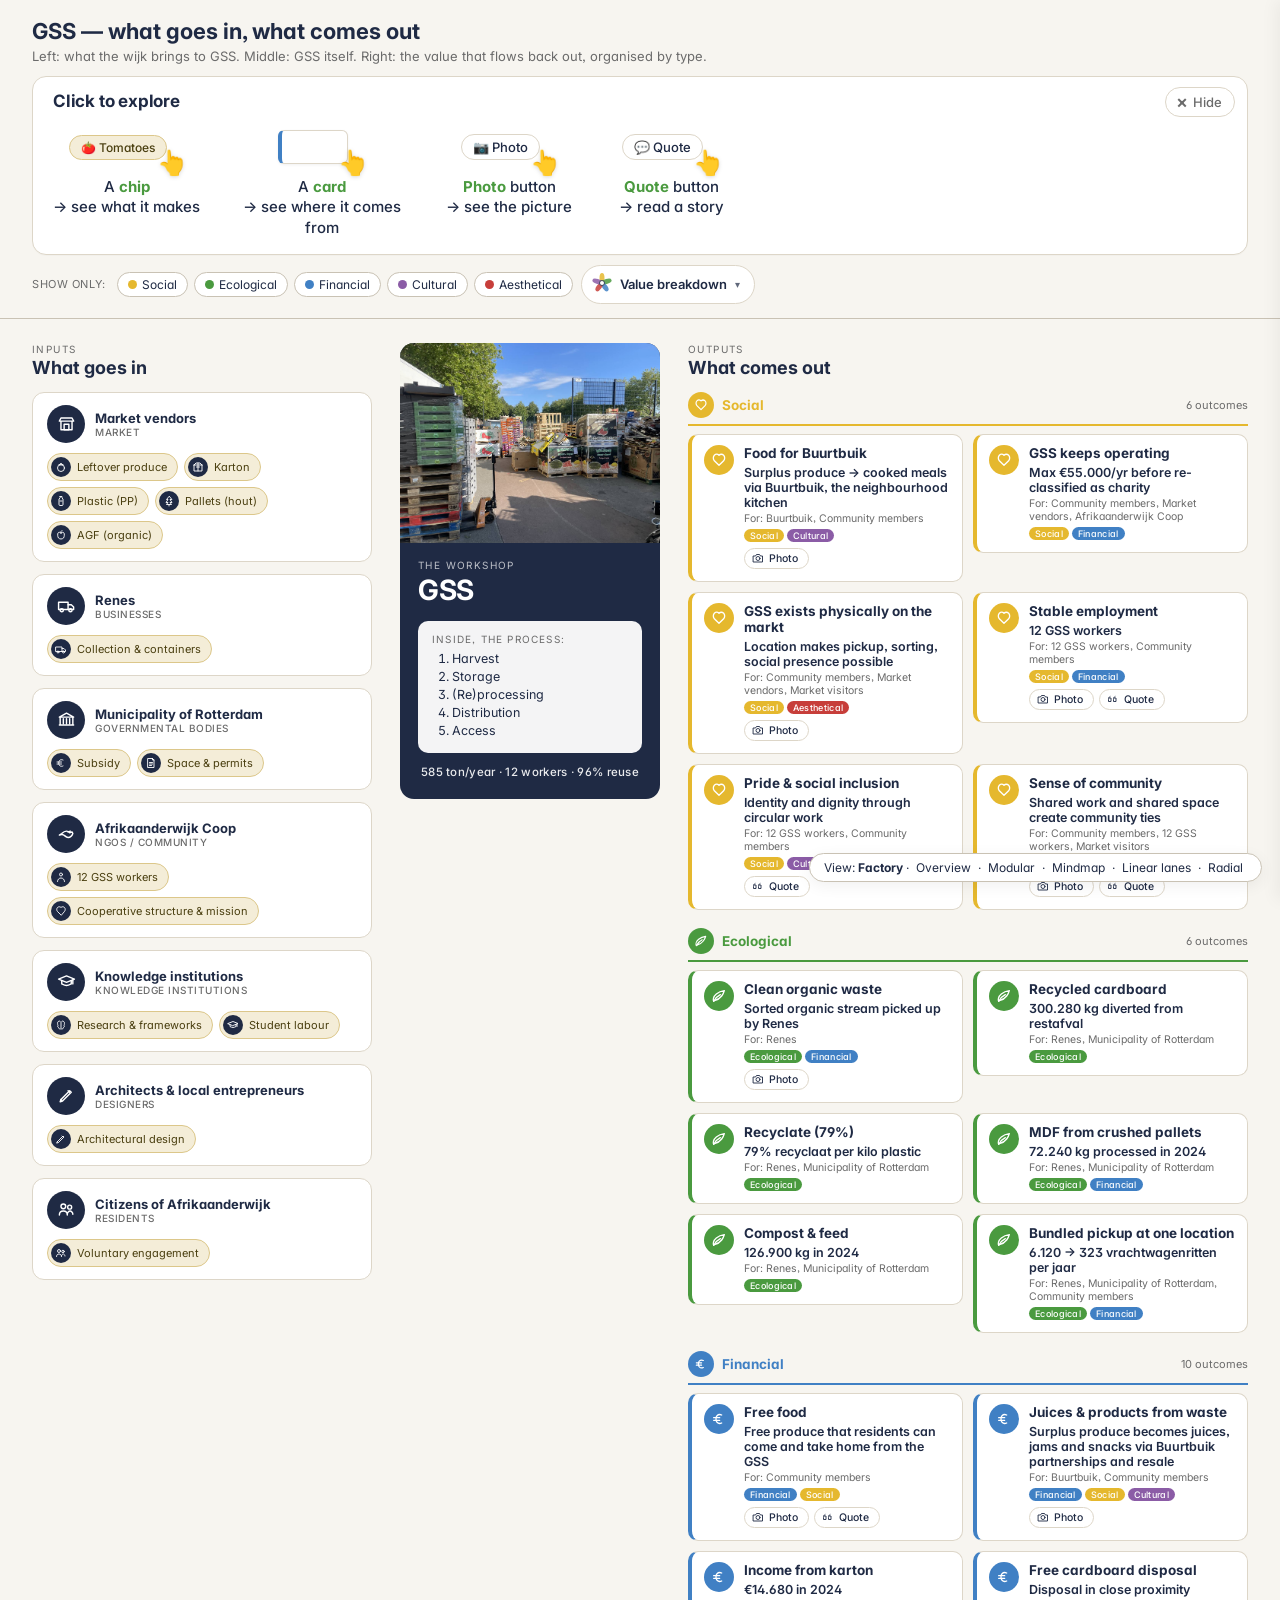
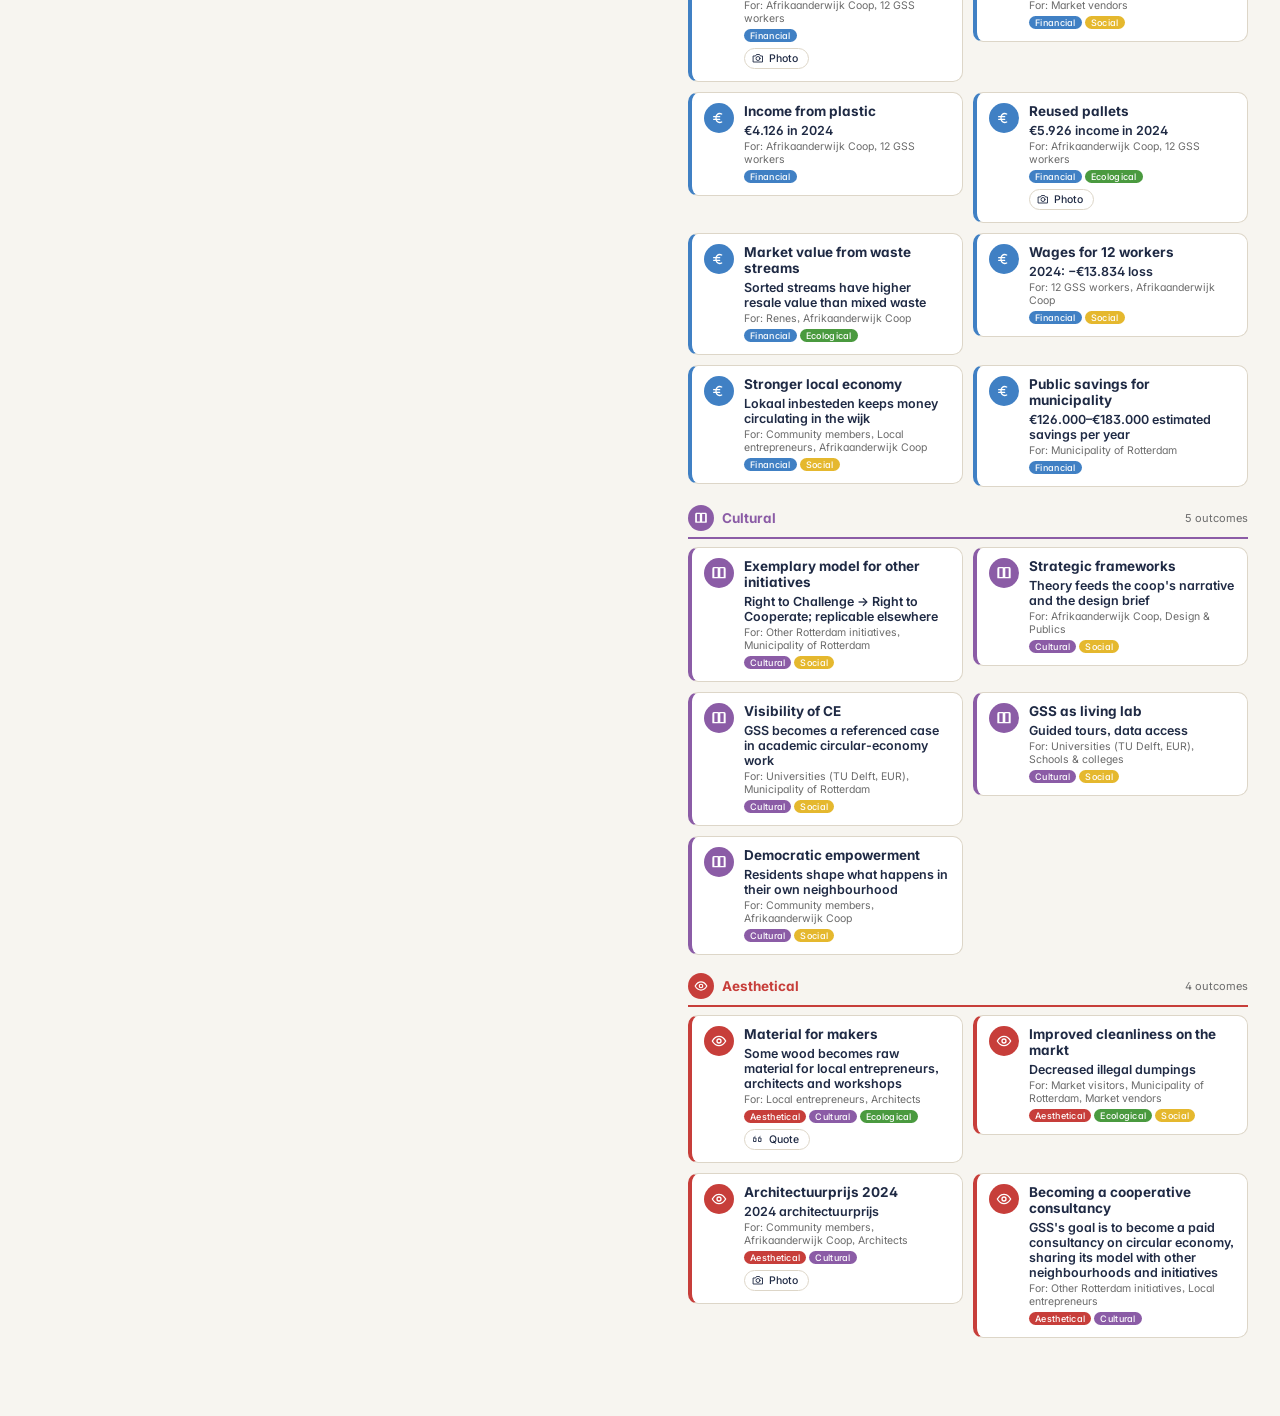
<file: factory/index.html>
<!doctype html>
<html lang="en">
<head>
  <meta charset="utf-8">
  <title>GSS Value Flow — Factory</title>
  <meta name="viewport" content="width=device-width,initial-scale=1">
  <link rel="preconnect" href="https://fonts.googleapis.com">
  <link rel="preconnect" href="https://fonts.gstatic.com" crossorigin>
  <link rel="stylesheet" href="https://fonts.googleapis.com/css2?family=Inter:wght@400;500;600;700&display=swap">
  <link rel="stylesheet" href="styles.css">
</head>
<body>

<header class="page">
  <h1>GSS — what goes in, what comes out</h1>
  <p class="subtitle">Left: what the wijk brings to GSS. Middle: GSS itself. Right: the value that flows back out, organised by type.</p>

  <div class="how-to">
    <div class="how-to-title">Click to explore</div>
    <div class="how-to-grid">
      <div class="ht-step">
        <div class="ht-visual">
          <span class="ht-chip-demo">🍅 Tomatoes</span>
          <span class="ht-finger">👆</span>
        </div>
        <div class="ht-text">A <strong>chip</strong><br>→ see what it makes</div>
      </div>
      <div class="ht-step">
        <div class="ht-visual">
          <span class="ht-card-demo"></span>
          <span class="ht-finger">👆</span>
        </div>
        <div class="ht-text">A <strong>card</strong><br>→ see where it comes from</div>
      </div>
      <div class="ht-step">
        <div class="ht-visual">
          <span class="ht-btn-demo">📷&nbsp;Photo</span>
          <span class="ht-finger">👆</span>
        </div>
        <div class="ht-text"><strong>Photo</strong> button<br>→ see the picture</div>
      </div>
      <div class="ht-step">
        <div class="ht-visual">
          <span class="ht-btn-demo">💬&nbsp;Quote</span>
          <span class="ht-finger">👆</span>
        </div>
        <div class="ht-text"><strong>Quote</strong> button<br>→ read a story</div>
      </div>
    </div>
    <button class="how-to-dismiss" id="how-to-dismiss" type="button" aria-label="Hide instructions">
      <span class="dismiss-x">×</span><span class="dismiss-label">Hide</span>
    </button>
  </div>
  <button class="how-to-reopen" id="how-to-reopen" type="button" aria-label="Show instructions">
    <span class="reopen-icon">?</span><span class="reopen-label">Help</span>
  </button>

  <div class="filters">
    <div class="filters-row">
      <span class="filter-group-label">Show only:</span>
      <span id="value-filters"></span>
      <button class="petals-toggle" id="petals-toggle" type="button" aria-expanded="false">
        <span class="petals-toggle-flower" aria-hidden="true">
          <svg viewBox="0 0 24 24" width="20" height="20">
            <g transform="translate(12,12)">
              <ellipse cx="0" cy="-6" rx="3" ry="6" fill="#E5B82E" opacity="0.85" transform="rotate(0)"/>
              <ellipse cx="0" cy="-6" rx="3" ry="6" fill="#4A9A3F" opacity="0.85" transform="rotate(72)"/>
              <ellipse cx="0" cy="-6" rx="3" ry="6" fill="#4080C4" opacity="0.85" transform="rotate(144)"/>
              <ellipse cx="0" cy="-6" rx="3" ry="6" fill="#C73E3A" opacity="0.85" transform="rotate(216)"/>
              <ellipse cx="0" cy="-6" rx="3" ry="6" fill="#8B5CA6" opacity="0.85" transform="rotate(288)"/>
              <circle cx="0" cy="0" r="3" fill="#FFF" stroke="#1F2A44" stroke-width="1"/>
            </g>
          </svg>
        </span>
        <span class="petals-toggle-text">Value breakdown</span>
        <span class="petals-toggle-caret" aria-hidden="true">▾</span>
      </button>
    </div>
    <div class="petals-panel" id="petals-panel" hidden>
      <div class="petals-panel-head">
        <div class="petals-panel-title">Outcomes per value type</div>
        <div class="petals-panel-sub">Bigger petal = more outcomes deliver that value. Click any petal to filter the map to just that value type.</div>
      </div>
      <div class="petals-vis">
        <svg viewBox="0 0 260 260" class="petals-svg" id="petals-svg"></svg>
        <ul class="petals-legend" id="petals-legend"></ul>
      </div>
    </div>
  </div>
</header>

<main class="three-zones">

  <svg id="path-svg" xmlns="http://www.w3.org/2000/svg"></svg>

  <section class="zone zone-inputs">
    <div class="zone-header">
      <div class="zone-eyebrow">Inputs</div>
      <h2>What goes in</h2>
    </div>
    <div id="inputs-list"></div>
  </section>

  <section class="zone zone-gss">
    <div class="gss-photo" aria-hidden="true"></div>
    <div class="gss-content">
      <div class="zone-header">
        <div class="zone-eyebrow">The workshop</div>
        <h2>GSS</h2>
      </div>
      <div class="process-steps">
        <div class="process-eyebrow">Inside, the process:</div>
        <ol>
          <li>Harvest</li>
          <li>Storage</li>
          <li>(Re)processing</li>
          <li>Distribution</li>
          <li>Access</li>
        </ol>
      </div>
      <div class="gss-tagline">585 ton/year · 12 workers · 96% reuse</div>
    </div>
  </section>

  <section class="zone zone-outputs">
    <div class="zone-header">
      <div class="zone-eyebrow">Outputs</div>
      <h2>What comes out</h2>
    </div>
    <div id="outputs-list"></div>
  </section>

</main>

<aside id="panel">
  <header class="panel-head">
    <h3 id="panel-title">Outcome</h3>
    <div id="panel-desc" class="panel-desc"></div>
    <div id="panel-route" class="panel-route"></div>
    <button id="panel-close" class="close" aria-label="Close">×</button>
  </header>
  <div class="panel-inner">
    <section>
      <h4>Value types (CVF petals)</h4>
      <div id="panel-petals" class="petal-row"></div>
    </section>
    <section>
      <h4>Numbers</h4>
      <div id="panel-numbers"></div>
    </section>
    <section>
      <h4>Photos</h4>
      <div id="panel-photos"></div>
    </section>
    <section>
      <h4>Stories &amp; testimonies</h4>
      <div id="panel-stories"></div>
    </section>
  </div>
</aside>

<div class="nav-bar">
  View: <strong>Factory</strong> ·
  <a href="../value_flow_overview/index.html">Overview</a> ·
  <a href="../value_flow_zoom/index.html">Modular</a> ·
  <a href="../value_flow_mindmap/index.html">Mindmap</a> ·
  <a href="../value_flow_map/index.html">Linear lanes</a> ·
  <a href="../value_flow_radial/index.html">Radial</a>
</div>

<script src="data.js"></script>
<script src="app.js"></script>
</body>
</html>
</file>
<file: factory/styles.css>
:root {
  --bg: #F7F5F0;
  --ink: #1F2A44;
  --muted: #6B6B6B;
  --line: #C9C2B4;
  --card-bg: #FFFFFF;
  --card-border: #DDD6C8;
  --node-radius: 12px;

  /* CVF value-type colours */
  --c-social: #E5B82E;
  --c-ecological: #4A9A3F;
  --c-financial: #4080C4;
  --c-cultural: #8B5CA6;
  --c-aesthetical: #C73E3A;
}

* { box-sizing: border-box; }
html, body {
  margin: 0; padding: 0;
  background: var(--bg); color: var(--ink);
  font-family: "Inter", "Segoe UI", "Helvetica Neue", system-ui, sans-serif;
  font-feature-settings: "cv11", "ss01", "ss03";
  -webkit-font-smoothing: antialiased;
  -moz-osx-font-smoothing: grayscale;
}

header.page {
  padding: 18px 32px 14px;
  border-bottom: 1px solid var(--line);
  background: var(--bg);
  position: sticky; top: 0; z-index: 5;
}
header.page h1 { margin: 0 0 4px 0; font-size: 22px; }
header.page p.subtitle { margin: 0; color: var(--muted); font-size: 13px; max-width: 900px; }

.filters {
  display: block;
  margin-top: 10px;
}
.filters-row {
  display: flex;
  gap: 8px;
  align-items: center;
  flex-wrap: wrap;
}
.filters .filter-group-label {
  font-size: 11px; color: var(--muted); margin-right: 4px;
  text-transform: uppercase; letter-spacing: 0.5px;
}
#value-filters {
  display: inline-flex;
  gap: 6px;
  flex-wrap: wrap;
}
.filter-pill {
  display: inline-flex; align-items: center; gap: 5px;
  padding: 4px 10px; border-radius: 999px; font-size: 12px;
  background: #FFF; border: 1px solid var(--line);
  cursor: pointer; user-select: none; transition: opacity 120ms ease;
}
.filter-pill .dot { width: 9px; height: 9px; border-radius: 50%; }
.filter-pill.off { opacity: 0.3; }
.filter-pill:hover { background: #F0EBDD; }

/* How-to-use manual — visual, low-reading-load */
.how-to {
  position: relative;
  background: #FFFFFF;
  border: 1px solid var(--card-border);
  border-radius: 14px;
  padding: 14px 52px 16px 20px;
  margin-top: 12px;
  box-shadow: 0 1px 0 rgba(0,0,0,0.02);
}
.how-to.dismissed { display: none; }
body.how-to-hidden .how-to { display: none; }
.how-to-title {
  font-size: 17px;
  font-weight: 700;
  color: var(--ink);
  margin-bottom: 14px;
  letter-spacing: -0.2px;
}
.how-to-grid {
  display: flex;
  gap: 32px;
  flex-wrap: wrap;
  align-items: flex-start;
}
.ht-step {
  display: flex;
  flex-direction: column;
  align-items: center;
  gap: 8px;
  min-width: 130px;
  max-width: 180px;
}
.ht-visual {
  position: relative;
  display: flex;
  align-items: center;
  justify-content: center;
  height: 44px;
  padding-right: 18px;
}
.ht-finger {
  position: absolute;
  right: -2px;
  bottom: -8px;
  font-size: 24px;
  filter: drop-shadow(0 1px 2px rgba(0,0,0,0.15));
}

.ht-chip-demo {
  background: #F4EDD8;
  border: 1.5px solid #DCC78A;
  color: #4a3f10;
  padding: 4px 11px;
  border-radius: 999px;
  font-size: 12px;
  font-weight: 500;
}
.ht-card-demo {
  display: inline-block;
  width: 70px;
  height: 34px;
  background: #FFFFFF;
  border: 1px solid var(--card-border);
  border-left: 4px solid var(--c-financial);
  border-radius: 6px;
  box-shadow: 0 1px 3px rgba(0,0,0,0.06);
}
.ht-btn-demo {
  display: inline-flex;
  align-items: center;
  padding: 4px 11px;
  border: 1px solid var(--card-border);
  border-radius: 999px;
  font-size: 13px;
  font-weight: 500;
  background: #FFF;
  color: var(--ink);
}

.ht-text {
  font-size: 15px;
  font-weight: 500;
  color: var(--ink);
  text-align: center;
  line-height: 1.35;
}
.ht-text strong {
  font-weight: 700;
  color: var(--accent, #4A9A3F);
}

.how-to-dismiss {
  position: absolute;
  top: 10px; right: 12px;
  background: #FFF;
  border: 1.5px solid var(--card-border);
  border-radius: 999px;
  padding: 5px 12px 5px 10px;
  display: inline-flex;
  align-items: center;
  gap: 5px;
  cursor: pointer;
  color: var(--muted);
  font-family: inherit;
  font-size: 13px;
  font-weight: 500;
  line-height: 1;
  transition: background 120ms, border-color 120ms, color 120ms;
}
.how-to-dismiss .dismiss-x {
  font-size: 18px;
  font-weight: 600;
}
.how-to-dismiss:hover {
  background: #F0EBDD;
  border-color: #C9A33D;
  color: var(--ink);
}

/* Floating Help / re-open button — shows when the manual is dismissed */
.how-to-reopen {
  position: fixed;
  bottom: 18px;
  left: 18px;
  display: none;
  align-items: center;
  gap: 6px;
  padding: 8px 14px 8px 10px;
  background: var(--ink);
  color: #FFFFFF;
  border: none;
  border-radius: 999px;
  cursor: pointer;
  font-family: inherit;
  font-size: 13px;
  font-weight: 600;
  box-shadow: 0 4px 16px rgba(0,0,0,0.18);
  z-index: 9;
  transition: transform 120ms, box-shadow 120ms;
}
.how-to-reopen:hover {
  transform: translateY(-1px);
  box-shadow: 0 6px 20px rgba(0,0,0,0.22);
}
.how-to-reopen .reopen-icon {
  display: inline-flex;
  align-items: center;
  justify-content: center;
  width: 22px; height: 22px;
  border-radius: 50%;
  background: rgba(255,255,255,0.18);
  font-size: 14px;
  font-weight: 700;
}
.how-to.dismissed ~ .how-to-reopen,
body.how-to-hidden .how-to-reopen {
  display: inline-flex;
}
/* Value-breakdown toggle button */
.petals-toggle {
  display: inline-flex;
  align-items: center;
  gap: 8px;
  padding: 7px 14px 7px 10px;
  border: 1.5px solid var(--card-border);
  border-radius: 999px;
  background: #FFF;
  cursor: pointer;
  font-family: inherit;
  font-size: 13px;
  font-weight: 600;
  color: var(--ink);
  transition: background 120ms, border-color 120ms;
}
.petals-toggle:hover { background: #F4EDD8; border-color: #C9A33D; }
.petals-toggle[aria-expanded="true"] {
  background: var(--ink); color: #FFF; border-color: var(--ink);
}
.petals-toggle-caret { font-size: 10px; opacity: 0.7; transition: transform 200ms; }
.petals-toggle[aria-expanded="true"] .petals-toggle-caret { transform: rotate(180deg); }

/* Expanded panel */
.petals-panel {
  margin-top: 10px;
  background: #FFFFFF;
  border: 1px solid var(--card-border);
  border-radius: 14px;
  padding: 14px 18px 16px;
}
.petals-panel[hidden] { display: none; }
.petals-panel-title {
  font-size: 15px; font-weight: 700; color: var(--ink); margin-bottom: 2px;
}
.petals-panel-sub {
  font-size: 11.5px; color: var(--muted); margin-bottom: 12px;
}

.petals-vis {
  display: flex;
  align-items: center;
  gap: 32px;
  flex-wrap: wrap;
}
.petals-svg {
  width: 260px; height: 260px;
  flex-shrink: 0;
}
.petals-svg .petal {
  cursor: pointer;
  transition: opacity 200ms;
}
.petals-svg .petal .petal-shape {
  transition: filter 200ms;
}
.petals-svg .petal:hover .petal-shape { filter: brightness(1.08); }
.petals-svg .petal.dimmed { opacity: 0.2; }
.petals-svg .petal-count {
  fill: #FFFFFF;
  font-family: inherit;
  font-size: 14px;
  font-weight: 700;
  text-anchor: middle;
  dominant-baseline: middle;
  pointer-events: none;
}
.petals-svg .petal-label {
  font-family: inherit;
  font-size: 10px;
  font-weight: 600;
  fill: #1F2A44;
  text-anchor: middle;
  pointer-events: none;
}

.petals-legend {
  list-style: none;
  margin: 0;
  padding: 0;
  display: flex;
  flex-direction: column;
  gap: 4px;
  min-width: 200px;
}
.petals-legend li {
  display: flex;
  align-items: center;
  gap: 10px;
  padding: 5px 10px;
  border-radius: 8px;
  cursor: pointer;
  user-select: none;
  font-size: 13px;
}
.petals-legend li:hover { background: #F4EDD8; }
.petals-legend li.dimmed { opacity: 0.4; }
.petals-legend .lg-dot {
  width: 14px; height: 14px;
  border-radius: 50%;
  flex-shrink: 0;
}
.petals-legend .lg-name {
  font-weight: 600;
  flex: 1;
}
.petals-legend .lg-count {
  font-size: 12px;
  color: var(--muted);
  font-variant-numeric: tabular-nums;
}

.petals-clear {
  margin-top: 12px;
  background: none;
  border: 1px solid var(--card-border);
  border-radius: 999px;
  padding: 5px 14px;
  font-size: 12px;
  cursor: pointer;
  font-family: inherit;
  color: var(--muted);
  transition: background 120ms, color 120ms;
}
.petals-clear:hover { background: #F4EDD8; color: var(--ink); }
.petals-clear[hidden] { display: none; }

main.three-zones {
  position: relative;
  isolation: isolate;
  display: grid;
  grid-template-columns: 340px 260px 1fr;
  gap: 28px;
  padding: 24px 32px 60px;
  align-items: start;
  max-width: 1500px;
  margin: 0 auto;
  transition: margin 220ms ease, max-width 220ms ease;
}

/* When panel opens, shift main left so the outcomes column stays visible */
body.panel-open main.three-zones {
  margin-right: 380px;
  max-width: calc(100vw - 412px);
}

#path-svg {
  position: absolute;
  top: 0; left: 0;
  width: 100%; height: 100%;
  pointer-events: none;
  z-index: -1; /* behind the cards/labels so text stays readable */
}

.path-line {
  fill: none;
  stroke-width: 3.5;
  stroke-linecap: round;
  stroke-linejoin: round;
  opacity: 0;
  transition: opacity 250ms ease;
}
.path-line.visible {
  opacity: 1;
  filter: drop-shadow(0 1px 2px rgba(0,0,0,0.10));
}
.path-arrow { fill: currentColor; }

/* Focused state — when a path is shown, fade unrelated items */
body.path-focused .input-group:not(.is-active),
body.path-focused .enabler-chip:not(.is-active) { opacity: 0.18; }
body.path-focused .outcome-card:not(.is-active) { opacity: 0.18; }

.input-group.is-active {
  border-color: var(--c-financial);
  box-shadow: 0 4px 18px rgba(64, 128, 196, 0.18);
}
.enabler-chip.is-active {
  background: #FFF3C7;
  border-color: #C9A33D;
  font-weight: 700;
  box-shadow: 0 2px 6px rgba(0,0,0,0.1);
}
.outcome-card.is-active {
  box-shadow: 0 6px 20px rgba(0,0,0,0.14);
  transform: translateY(-1px);
}
.zone-gss .gss-pulse {
  animation: gssPulse 1400ms ease-in-out infinite;
}
@keyframes gssPulse {
  0%, 100% { filter: drop-shadow(0 0 0 rgba(74,154,63,0)); }
  50% { filter: drop-shadow(0 0 12px rgba(74,154,63,0.6)); }
}

.zone-header { margin-bottom: 14px; }
.zone-eyebrow {
  font-size: 10px;
  letter-spacing: 1.4px;
  text-transform: uppercase;
  color: var(--muted);
  margin-bottom: 2px;
}
.zone-header h2 { margin: 0; font-size: 18px; }

/* ============ INPUTS ============ */
.zone-inputs .input-group {
  background: var(--card-bg);
  border: 1px solid var(--card-border);
  border-radius: var(--node-radius);
  padding: 12px 14px;
  margin-bottom: 12px;
  transition: transform 120ms ease, box-shadow 120ms ease;
}
.zone-inputs .input-group:hover {
  transform: translateY(-1px);
  box-shadow: 0 4px 12px rgba(0,0,0,0.06);
}
.input-group .stake-title {
  display: flex; align-items: center; gap: 10px;
  font-weight: 700; font-size: 13px; margin-bottom: 10px;
}
.input-group .stake-icon-wrap {
  width: 38px; height: 38px;
  border-radius: 50%;
  background: var(--node-circle-bg, #1F2A44);
  display: flex; align-items: center; justify-content: center;
  flex-shrink: 0;
}
.input-group .stake-icon-wrap svg {
  width: 19px; height: 19px;
  fill: none; stroke: #FFF;
  stroke-width: 1.8; stroke-linecap: round; stroke-linejoin: round;
}
.input-group .stake-name-detail {
  font-size: 10px; color: var(--muted);
  font-weight: 500; text-transform: uppercase; letter-spacing: 0.5px;
}
.input-group .enabler-chips {
  display: flex; flex-wrap: wrap; gap: 6px;
}
.input-group .enabler-chip {
  display: inline-flex; align-items: center; gap: 6px;
  background: #F4EDD8; border: 1px solid #DCC78A; color: #4a3f10;
  padding: 3px 10px 3px 3px; border-radius: 999px; font-size: 11px;
  cursor: pointer;
  transition: transform 120ms ease, box-shadow 120ms ease, background 120ms ease;
}
.input-group .enabler-chip:hover {
  background: #EFE4B7;
  transform: translateY(-1px);
  box-shadow: 0 2px 6px rgba(0,0,0,0.08);
}
.input-group .enabler-chip .icon-wrap {
  width: 20px; height: 20px;
  border-radius: 50%;
  background: var(--node-circle-bg, #1F2A44);
  display: inline-flex; align-items: center; justify-content: center;
  flex-shrink: 0;
}
.input-group .enabler-chip .icon-wrap svg {
  width: 12px; height: 12px;
  fill: none; stroke: #FFF;
  stroke-width: 1.8; stroke-linecap: round; stroke-linejoin: round;
}

/* ============ GSS middle (photo band on top, dark content card below) ============ */
.zone-gss {
  position: sticky; top: 130px;
  border-radius: 14px;
  overflow: hidden;
  background: #1F2A44;
  display: flex;
  flex-direction: column;
}
.zone-gss .gss-photo {
  width: 100%;
  height: 200px;
  background-image: url('img/gss_bg.jpg');
  background-size: cover;
  background-position: center;
  flex-shrink: 0;
}
.zone-gss .gss-content {
  padding: 16px 18px 20px;
  color: #FFFFFF;
}
.zone-gss .zone-eyebrow {
  color: rgba(255,255,255,0.7);
}
.zone-gss h2 {
  color: #FFFFFF;
  font-size: 28px;
  font-weight: 700;
  letter-spacing: -0.5px;
}
.process-steps {
  background: rgba(255,255,255,0.95);
  border: none;
  border-radius: 10px;
  padding: 12px 14px;
  margin-top: 8px;
  color: var(--ink);
}
.process-eyebrow {
  font-size: 10px; letter-spacing: 1.2px; text-transform: uppercase;
  color: var(--muted); margin-bottom: 6px;
}
.process-steps ol {
  margin: 0; padding-left: 20px; font-size: 12.5px;
}
.process-steps ol li { margin-bottom: 3px; }
.gss-tagline {
  margin-top: 12px;
  text-align: center;
  font-size: 11.5px;
  color: rgba(255,255,255,0.9);
  font-weight: 500;
  letter-spacing: 0.3px;
}

/* ============ OUTPUTS ============ */
.zone-outputs .value-group {
  margin-bottom: 18px;
}
.zone-outputs .value-group-header {
  display: flex; align-items: center; gap: 8px;
  margin-bottom: 8px;
  padding-bottom: 6px;
  border-bottom: 2px solid;
}
.value-group-header .vg-icon-wrap {
  width: 26px; height: 26px;
  border-radius: 50%;
  display: inline-flex; align-items: center; justify-content: center;
  flex-shrink: 0;
}
.value-group-header .vg-icon-wrap svg {
  width: 14px; height: 14px;
  fill: none; stroke: #FFF;
  stroke-width: 2; stroke-linecap: round; stroke-linejoin: round;
}
.value-group-header .vg-title {
  font-weight: 700; font-size: 13.5px;
}
.value-group-header .vg-count {
  font-size: 11px; color: var(--muted); margin-left: auto;
}

.outcomes-grid {
  display: grid;
  grid-template-columns: repeat(auto-fill, minmax(220px, 1fr));
  gap: 10px;
  align-items: start;
}

.outcome-card {
  background: var(--card-bg);
  border: 1px solid var(--card-border);
  border-left: 4px solid var(--c-financial); /* default; overridden inline */
  border-radius: 10px;
  padding: 0;
  overflow: hidden;
  cursor: pointer;
  transition: transform 120ms ease, box-shadow 120ms ease, opacity 200ms ease;
  display: flex;
  flex-direction: column;
}
.outcome-card:hover {
  transform: translateY(-1px);
  box-shadow: 0 4px 12px rgba(0,0,0,0.08);
}
.outcome-card.value-faded { opacity: 0.18; }
.outcome-card .card-body {
  display: flex;
  gap: 10px;
  padding: 10px 12px 12px;
}
.outcome-card .extras {
  display: flex;
  gap: 5px;
  margin-top: 6px;
  flex-wrap: wrap;
}
.outcome-card .extra-btn {
  display: inline-flex;
  align-items: center;
  gap: 5px;
  font-size: 10.5px;
  padding: 3px 10px 3px 7px;
  border-radius: 999px;
  border: 1px solid var(--card-border);
  background: #FFF;
  color: var(--ink);
  cursor: pointer;
  font-weight: 500;
  transition: background 120ms, border-color 120ms, color 120ms;
  font-family: inherit;
}
.outcome-card .extra-btn:hover {
  background: #F4EDD8;
  border-color: #C9A33D;
}
.outcome-card .extra-btn.active {
  background: var(--vt-color, var(--ink));
  color: #FFF;
  border-color: var(--vt-color, var(--ink));
}
.outcome-card .extra-btn svg {
  width: 12px; height: 12px;
  fill: none; stroke: currentColor;
  stroke-width: 1.8; stroke-linecap: round; stroke-linejoin: round;
}
.outcome-card .extras-content {
  padding: 0 12px 0;
}
.outcome-card .extra-panel {
  display: none;
  padding: 8px 0 12px;
  border-top: 1px dashed var(--card-border);
  margin-top: 4px;
}
.outcome-card .extra-panel.visible {
  display: block;
}
.outcome-card .extra-panel img {
  width: 100%;
  border-radius: 6px;
  display: block;
}
.outcome-card .extra-panel blockquote {
  font-size: 12px;
  font-style: italic;
  color: var(--ink);
  margin: 0;
  padding-left: 10px;
  border-left: 3px solid var(--vt-color, var(--line));
  line-height: 1.45;
}
.outcome-card .icon-box {
  flex-shrink: 0;
  width: 30px; height: 30px;
  border-radius: 50%;
  background: var(--vt-color, var(--ink));
  display: flex; align-items: center; justify-content: center;
}
.outcome-card .icon-box svg {
  width: 16px; height: 16px;
  fill: none; stroke: #FFF;
  stroke-width: 2; stroke-linecap: round; stroke-linejoin: round;
}
.outcome-card .body { flex: 1; min-width: 0; }
.outcome-card .oc-title {
  font-weight: 600; font-size: 12.5px;
  margin-bottom: 2px;
}
.outcome-card .oc-headline {
  font-size: 13.5px; font-weight: 700; color: var(--ink);
  margin-bottom: 4px;
}
.outcome-card .oc-quote {
  font-size: 11px; color: var(--muted);
  font-style: italic;
  margin-bottom: 5px;
  padding-left: 8px;
  border-left: 2px solid var(--vt-color, var(--line));
}
.outcome-card .oc-for {
  font-size: 10.5px; color: var(--muted);
  margin-bottom: 4px;
}
.outcome-card .oc-tags {
  display: flex; gap: 3px; flex-wrap: wrap;
}
.outcome-card .vt-tag {
  display: inline-flex; align-items: center;
  font-size: 9px; padding: 1px 6px; border-radius: 999px;
  color: #FFF; font-weight: 500; letter-spacing: 0.3px;
}

/* ============ Side panel ============ */
#panel {
  position: fixed;
  top: 0; right: 0;
  width: 360px; height: 100vh;
  background: #FFF;
  border-left: 1px solid var(--line);
  box-shadow: -4px 0 16px rgba(0,0,0,0.05);
  transform: translateX(100%);
  transition: transform 220ms ease;
  overflow-y: auto;
  z-index: 10;
}
#panel.open { transform: translateX(0); }
#panel .panel-inner { padding: 10px 22px 30px; }
#panel header.panel-head {
  position: sticky; top: 0; background: #FFF;
  padding: 18px 22px 12px; border-bottom: 1px solid var(--line);
}
#panel h3 { margin: 0; font-size: 17px; }
#panel .panel-desc { color: var(--muted); font-size: 12px; margin-top: 4px; }
#panel .panel-route {
  margin-top: 6px; font-size: 11px; color: var(--ink);
  background: #F7F5F0; padding: 5px 8px; border-radius: 6px;
}
#panel button.close {
  position: absolute; top: 12px; right: 12px;
  background: none; border: none; font-size: 22px; cursor: pointer; color: var(--muted);
}
#panel section { margin-top: 16px; }
#panel section h4 {
  font-size: 10px; letter-spacing: 1px; text-transform: uppercase; color: var(--muted);
  margin: 0 0 6px 0;
}
.evidence-empty { color: var(--muted); font-size: 12px; font-style: italic; padding: 4px 0; }
.evidence-list { margin: 0; padding-left: 18px; font-size: 12.5px; }
.evidence-list li { margin-bottom: 3px; }

.petal-row { display: flex; gap: 10px; align-items: flex-start; flex-wrap: wrap; }
.petal { display: flex; flex-direction: column; align-items: center; font-size: 10px; color: var(--muted); }

.nav-bar {
  position: fixed; bottom: 18px; right: 18px;
  background: #FFF;
  border: 1px solid var(--line);
  border-radius: 999px;
  padding: 6px 14px;
  font-size: 12px;
  box-shadow: 0 4px 16px rgba(0,0,0,0.06);
  z-index: 9;
}
.nav-bar a { color: var(--ink); text-decoration: none; margin: 0 4px; }
.nav-bar a:hover { text-decoration: underline; }
</file>
